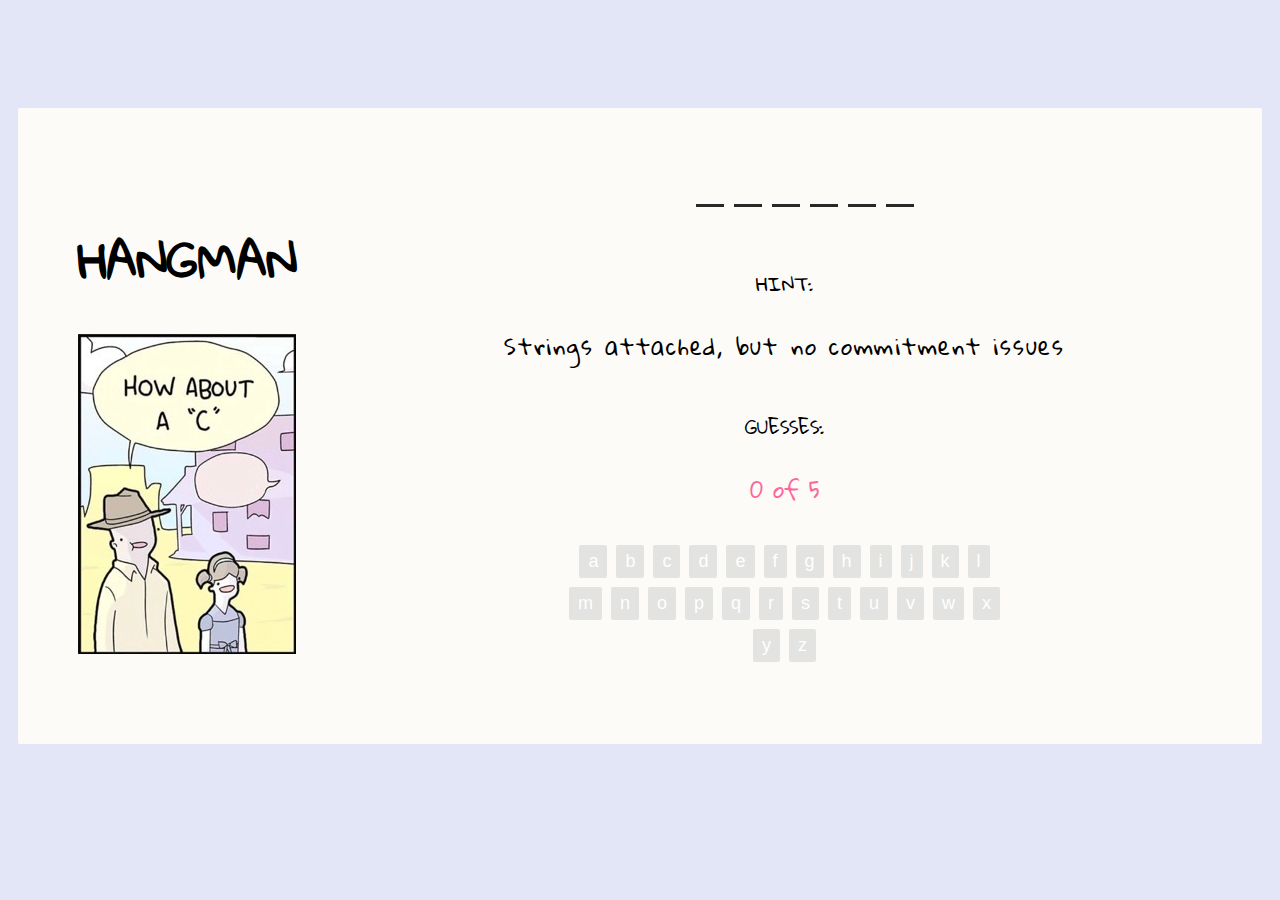
<file: index.html>
<!DOCTYPE html>
<html lang="en">
<head>
    <meta charset="UTF-8">
    <meta name="viewport" content="width=device-width, initial-scale=1.0">
    <title>Game</title>
    <link rel="stylesheet" href="./css/style.css">



</head>
<body>

    <div class="container">
        <div class="hangman-box">

            <h1 class="hangman-box-text">HANGMAN</h1>
            <img src="./images/hangman-0.jpeg" alt="Hangman image">



        </div>

        <div class="word-box">

            <ul class="word-display">
            </ul>

            <h3 class="hint-text"> HINT: </h3>
                <p id="hint"> hint of the word </p>
            <h3 class="guesses-text"> GUESSES: </h3>
                <p id="guesses"> 0 of 5 </p>

            <ul class="word-display">

            </ul>

            <div class="keyboard">

            </div>


        </div>




    </div>
     



    <script src="./js/main.js"></script>

</body>
</html>
</file>
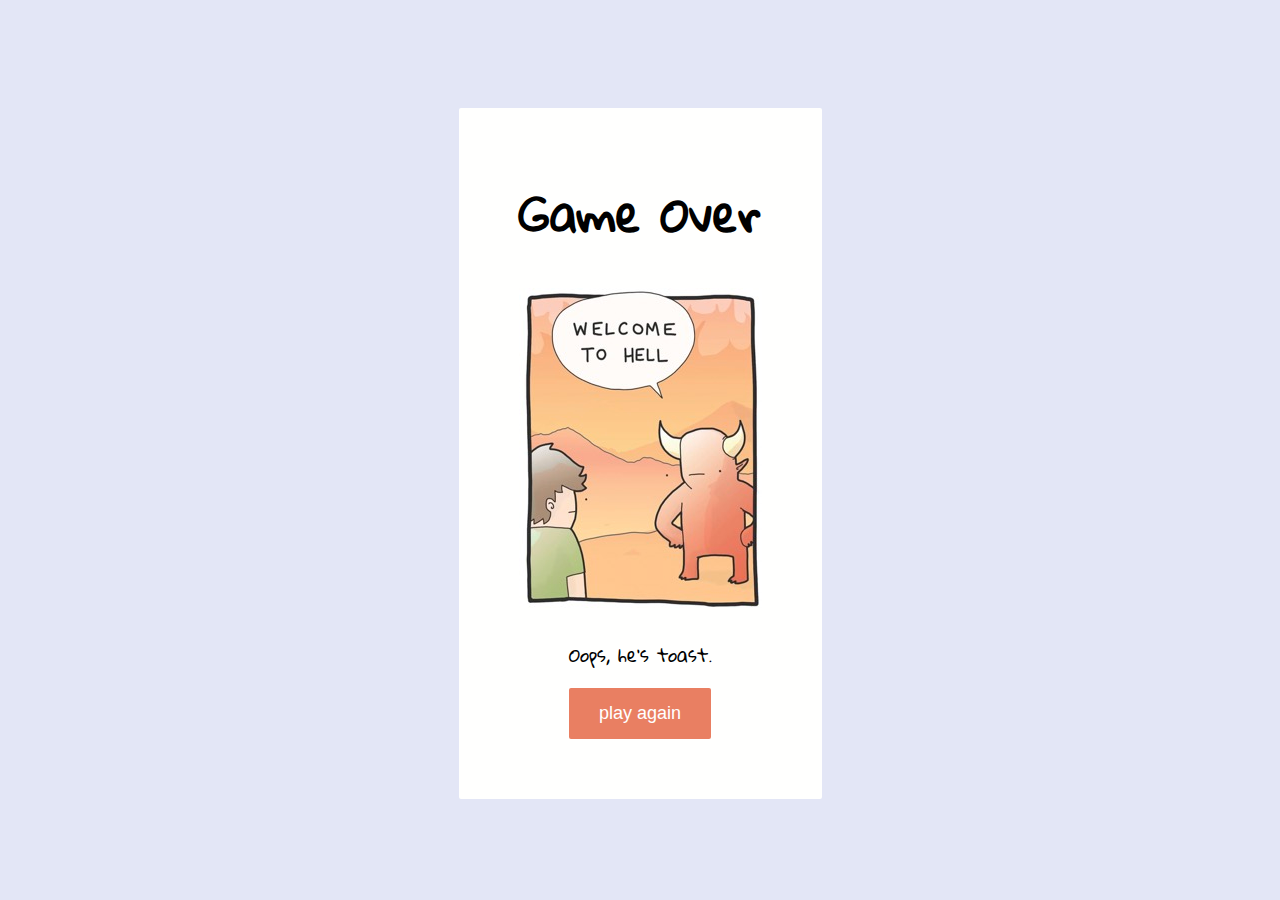
<file: game-over.html>
<!DOCTYPE html>
<html lang="en">
<head>
    <meta charset="UTF-8">
    <meta name="viewport" content="width=device-width, initial-scale=1.0">
    <title>Game Over</title>
    <link rel="stylesheet" href="./css/style.css">



</head>
<body>

    <div class="game-outcome">
        <div>

            <h1 class="hangman-box-text">Game Over</h1>
            <img src="./images/game-over.jpeg" alt="Hangman image">
            <div class="word-box">

                <h3 class="hint-text">Oops, he's toast.</h3>
    
    
            </div>
            <div class="play-again">
                <a class="play-again" href="./index.html"    >
                    <button class="play-again-button">play again</button>
                </a>
            </div>



        </div>






    </div>
     



    <script src="./js/main.js"></script>

</body>
</html>
</file>
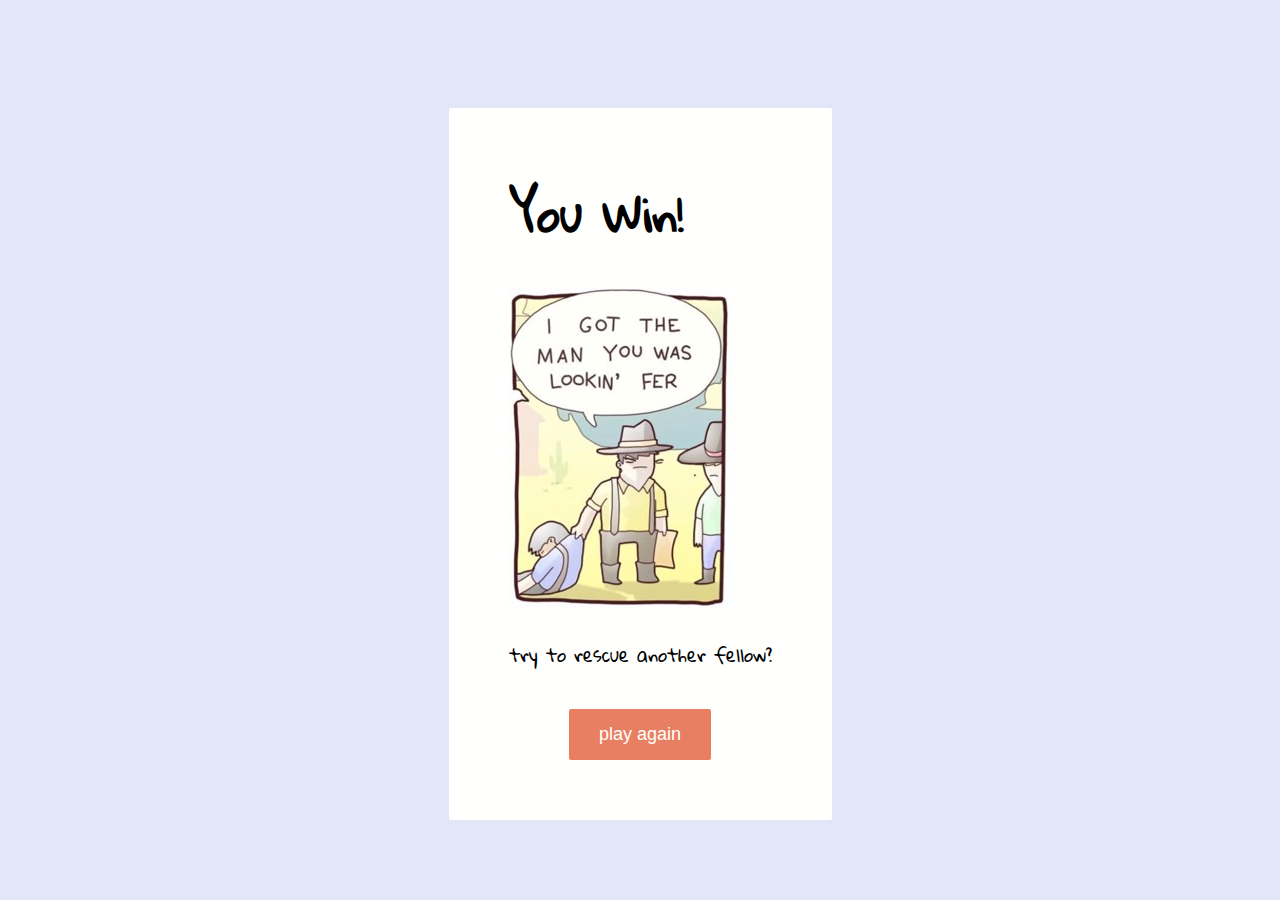
<file: game-win.html>
<!DOCTYPE html>
<html lang="en">
<head>
    <meta charset="UTF-8">
    <meta name="viewport" content="width=device-width, initial-scale=1.0">
    <title>Game win</title>
    <link rel="stylesheet" href="./css/style.css">



</head>
<body>

    <div class="game-outcome">
        <div>

            <h1 class="hangman-box-text">You Win!</h1>
            <img src="./images/game-win.jpeg" alt="Hangman image">
            <div class="word-box">

                <h3 class="hint-text">try to rescue another fellow?</h3>

    
    
            </div>
            <div class="play-again-win">
                <a class="play-again-win" href="./index.html"    >
                    <button class="play-again">play again</button>
                </a>
            </div>



        </div>


    </div>
     



    <script src="./js/main.js"></script>

</body>
</html>
</file>
<file: css/style.css>
@import url('https://fonts.googleapis.com/css2?family=Gloria+Hallelujah&display=swap');



body {
    font-family: 'Gloria Hallelujah';
    background-color: #e3e6f6;
    display: flex;
    align-items: center;
    min-height: 100%;
    justify-content: center;
    padding: 0 10px;
}

.container {
    background-color: rgb(253, 251, 248);
    display: flex;
    width: fit-content;
    padding: 80px 60px;
    margin-top: 100px;
    border-radius: 2px;
    align-items: flex-end;
    gap: 70px;

}


.hangman-box-image {
    max-width: 100px ;


}

.hangman-box-text {
    
    margin-top: 0px;
    font-size: 45px;
    text-align: center;
    display: flex;

}



.word-display {
    
    display: flex;
    list-style: none;
    justify-content: center;
    align-items: center;
    gap: 10px;


}


.letter {
    
    width: 28px;
    border-bottom: 3px solid #282829;
    font-weight: 500;
    font-size: 28px;
    text-align: center;
    margin-bottom: 40px;
    gap: 9px;
    text-transform: uppercase;
    color: rgb(205, 140, 255);
}


.letter-guessed {
    width: 28px;
    border-bottom: 3px solid #282829;
    font-weight: 500;
    font-size: 28px;
    text-align: center;
    margin-bottom: 40px;
    gap: 8px;
    text-transform: uppercase;
    border-color: transparent;
    color: rgb(205, 140, 255);

}


.hint-text {
    text-align: center;
    font-weight: 500;
    font-size: 18px;
    margin-bottom: 15px;

}


.guesses-text {
    text-align: center;
    font-weight: 500;
    font-size: 18px;
    margin-bottom: 15px;

}

#hint {
    text-align: center;
    font-weight: 400;
    font-size: 22px;
    margin-bottom: 40px;
    letter-spacing: 0.08em;
}


#guesses {
    text-align: center;
    font-weight: 500;
    font-size: 22px;
    margin-bottom: 15px;
    color: rgb(255, 102, 155);

}


.keyboard {
    display: flex;
    gap: 5px;
    flex-wrap: wrap;
    justify-content: center;
    margin-top: 40px;
    width: 53%;
    align-items: center;
    margin: auto;
    
    
    
}


.button {
    color: rgb(255, 255, 255);
    font-size: small;
    font-weight: 500;

    border-radius: 200px;
    outline: none;
    padding: 8px;
    width: calc(100% / 10 );
    border: none;
    cursor: pointer;


}

.button:hover {
    background-color: rgb(63, 62, 62);

}

.game-outcome {

    background-color: rgb(255 255 254);
    display: flex;
    width: fit-content;
    padding: 60px 60px;
    margin-top: 100px;
    border-radius: 2px;
    align-items: flex-end;

}



.play-again {
    display: flex;
    justify-content: center;
    outline: none;
    text-align: center;
    cursor: pointer;
    text-decoration: none;
    


}


.play-again-button {
    background-color: #e97f62;
    color: #fff;
    font-size: 18px;
    padding: 15px 30px;
    border: none;
    border-radius: 2px;
    cursor: pointer;
    transition: background-color 0.3s;
}

.play-again-button:hover {
    background-color: #e78f77;
}



.game-outcome .play-again-win {
    display: flex;
    justify-content: center;
    text-align: center;
    text-decoration: none;
    margin-top: 18px; /* Adjust the margin as needed */
}

.game-outcome .play-again-win button {
    background-color: #e97f62;
    color: #fff;
    font-size: 18px;
    padding: 15px 30px;
    border: none;
    border-radius: 2px;
    cursor: pointer;
    transition: background-color 0.3s;
}

.game-outcome .play-again-win button:hover {
    background-color: #e78f77;
    text-decoration: none;
}


.keyboard button {
    color: #fff;
    font-size: 18px;
    background-color: rgb(227, 227, 226);
    border: none;
    border-radius: 2px;
    margin: 2px;
    padding: 6px 9px;
    cursor: pointer;
    transition: background-color 0.3s;
}

.keyboard button:hover {
    background-color: rgb(202, 202, 202);
}
</file>
